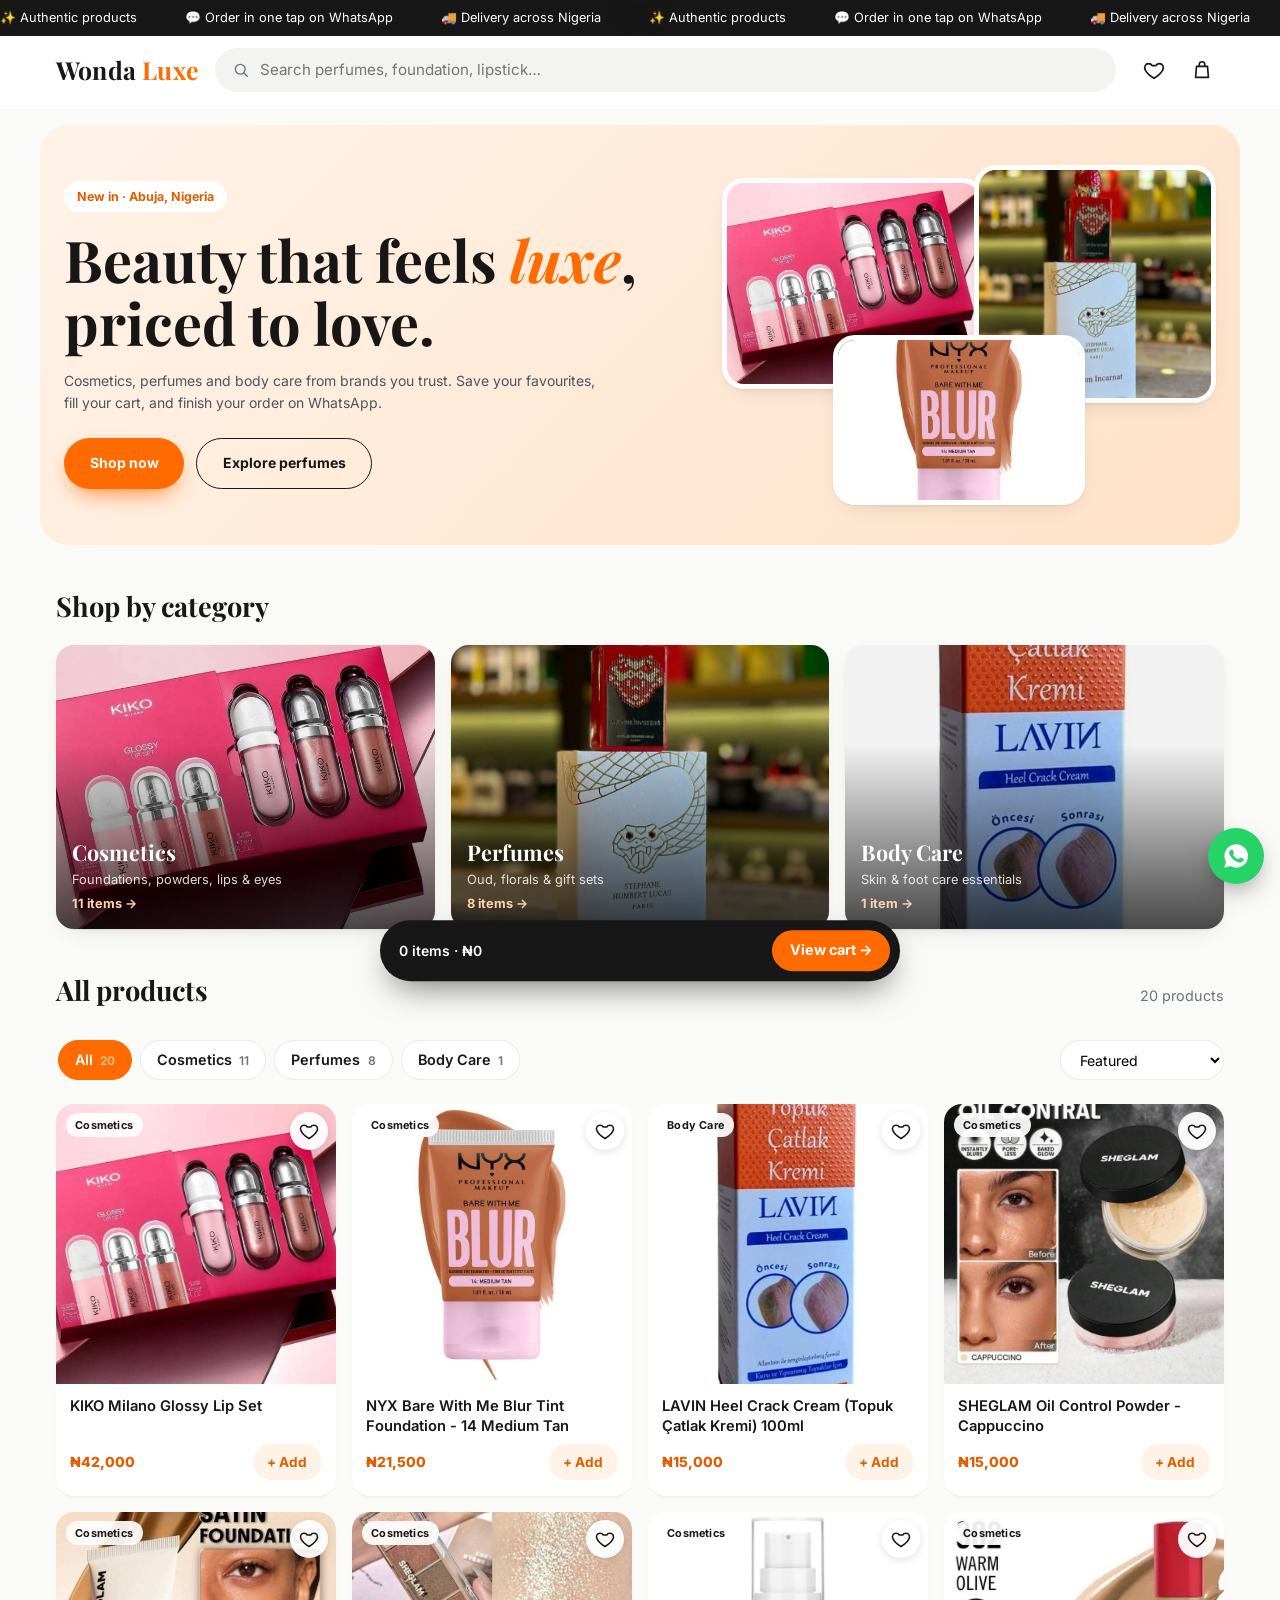
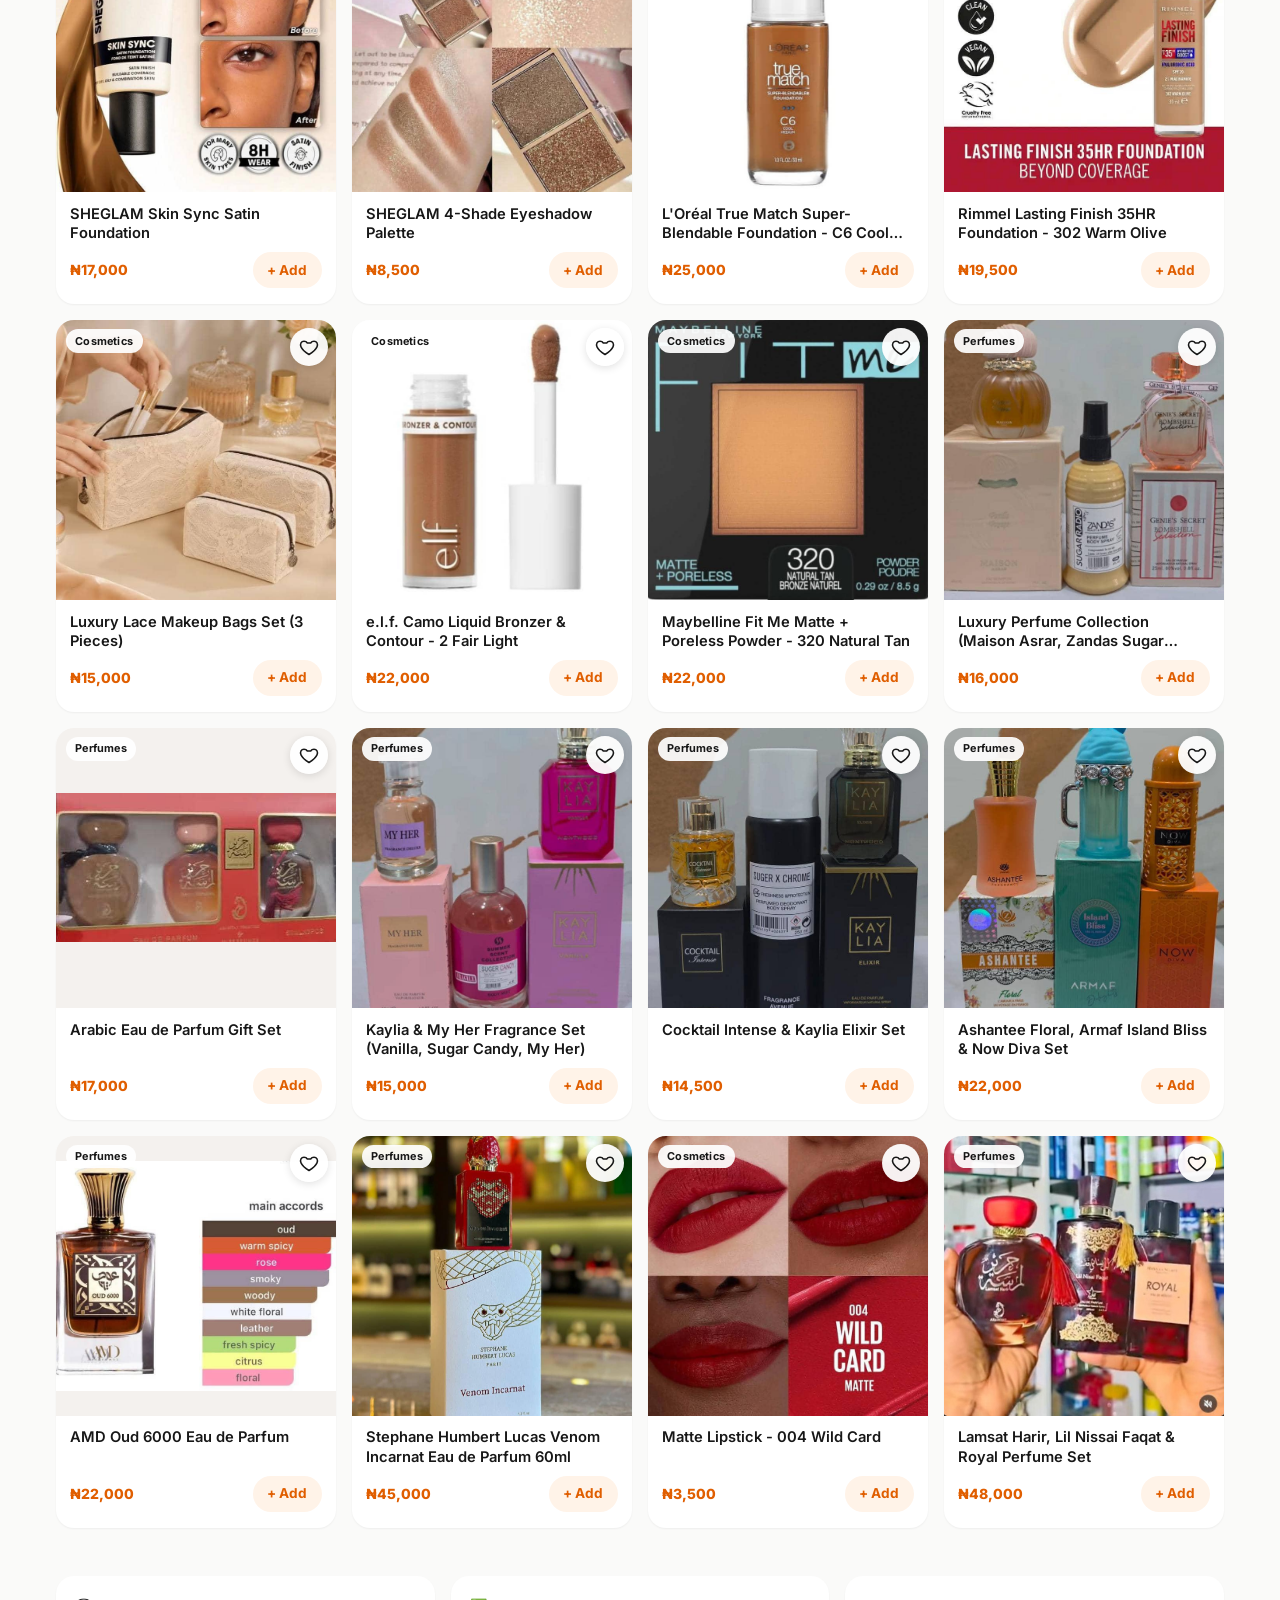
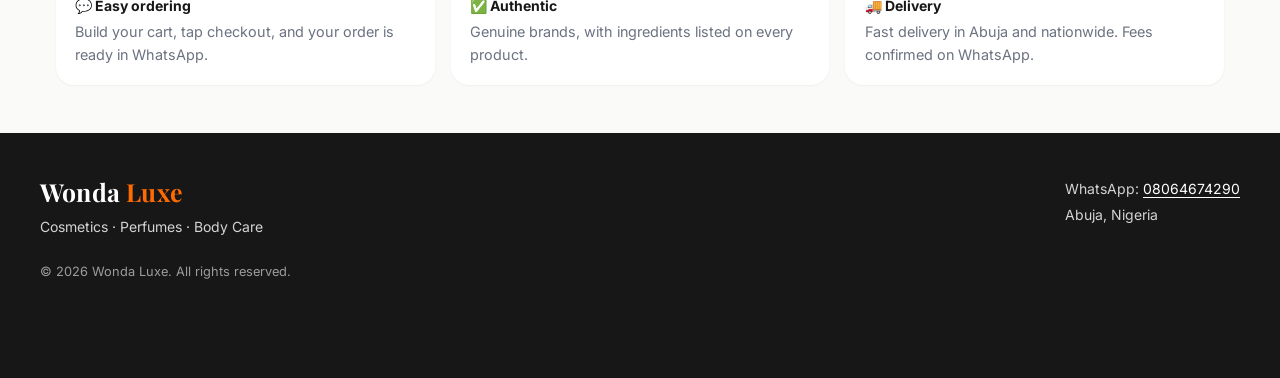
<file: index.html>
<!doctype html><html><head><meta charset=utf8><meta name=viewport content="width=device-width,initial-scale=1,viewport-fit=cover"><style>:root{color-scheme:light;box-sizing:border-box;padding-top:env(safe-area-inset-top,0px);padding-bottom:env(safe-area-inset-bottom,0px)}html{scroll-padding-top:env(safe-area-inset-top,0px)}body{margin:0;padding:0;font:14px -apple-system,BlinkMacSystemFont,sans-serif;background:#fff;color:#000}img{max-width:100%}[hidden]:not([hidden=until-found i]){display:none!important}</style></head><body>
<title>Wonda Luxe Store</title>
  <meta name="description" content="Wonda Luxe – authentic cosmetics, perfumes and body care in Abuja, Nigeria. Save your favourites and order easily on WhatsApp.">
  <meta name="theme-color" content="#FF6B00">
  <meta property="og:title" content="Wonda Luxe | Cosmetics, Perfumes &amp; Body Care">
  <meta property="og:description" content="Authentic cosmetics, perfumes and body care. Order on WhatsApp.">
  <meta property="og:image" content="assets/images/571955.jpg">
  <link rel="icon" href="data:image/svg+xml,%3Csvg xmlns='http://www.w3.org/2000/svg' viewBox='0 0 100 100'%3E%3Ctext y='.9em' font-size='90'%3E💄%3C/text%3E%3C/svg%3E">
  <link rel="preconnect" href="https://fonts.googleapis.com">
  <link rel="preconnect" href="https://fonts.gstatic.com" crossorigin>
  <link rel="stylesheet" href="https://fonts.googleapis.com/css2?family=Inter:wght@400;500;600;700;800&family=Playfair+Display:wght@600;700&display=swap">
  <link rel="stylesheet" href="assets/css/style.css">


  <div class="announce" aria-label="Announcements">
    <div class="marquee"><span>✨ Authentic products</span><span>💬 Order in one tap on WhatsApp</span><span>🚚 Delivery across Nigeria</span><span>✨ Authentic products</span><span>💬 Order in one tap on WhatsApp</span><span>🚚 Delivery across Nigeria</span></div>
  </div>

  <header id="site-header">
    <div class="navbar">
      <a href="index.html" class="logo">Wonda <span>Luxe</span></a>
      <label class="search" for="search">
        <svg viewBox="0 0 24 24" aria-hidden="true"><circle cx="11" cy="11" r="6.5"/><path d="M16 16l4.5 4.5"/></svg>
        <input id="search" type="search" placeholder="Search perfumes, foundation, lipstick…" autocomplete="off">
      </label>
      <div class="nav-actions">
        <button type="button" class="icon-btn" id="open-wish" aria-label="Open wishlist">
          <svg viewBox="0 0 24 24" aria-hidden="true"><path d="M12 21s-7.5-4.6-9.6-9.2C.9 8.4 2.7 5 6 5c2 0 3.3 1 4 2.2h4C14.7 6 16 5 18 5c3.3 0 5.1 3.4 3.6 6.8C19.5 16.4 12 21 12 21z"/></svg>
          <span class="count wish-count" hidden>0</span>
        </button>
        <button type="button" class="icon-btn" id="open-cart" aria-label="Open cart">
          <svg viewBox="0 0 24 24" aria-hidden="true"><path d="M6 8h12l1 12H5L6 8z"/><path d="M9 8V6a3 3 0 0 1 6 0v2"/></svg>
          <span class="count cart-count" hidden>0</span>
        </button>
      </div>
    </div>
  </header>

  <main>
    <section class="hero">
      <div class="hero-text">
        <span class="eyebrow">New in · Abuja, Nigeria</span>
        <h1>Beauty that feels <em>luxe</em>,<br>priced to love.</h1>
        <p>Cosmetics, perfumes and body care from brands you trust. Save your favourites, fill your cart, and finish your order on WhatsApp.</p>
        <div class="hero-cta">
          <a href="#shop" class="btn-primary">Shop now</a>
          <a href="#perfumes" class="btn-ghost" data-cat="Perfumes">Explore perfumes</a>
        </div>
      </div>
      <div class="hero-art" aria-hidden="true">
        <img class="a1" src="assets/images/571976.jpg" alt="">
        <img class="a2" src="assets/images/571955.jpg" alt="">
        <img class="a3" src="assets/images/571975.jpg" alt="">
      </div>
    </section>

    <section class="container">
      <h2 class="section-title">Shop by category</h2>
      <div class="tiles" id="cat-tiles"></div>
    </section>

    <section class="container" id="shop">
      <div class="shop-head">
        <h2 class="section-title">All products</h2>
        <span id="result-count" class="muted" aria-live="polite"></span>
      </div>
      <div class="filter-bar">
        <div class="chips" id="chips" role="group" aria-label="Filter by category"></div>
        <label class="sort"><span class="sr">Sort by</span>
          <select id="sort" aria-label="Sort products">
            <option value="featured">Featured</option>
            <option value="low">Price: low to high</option>
            <option value="high">Price: high to low</option>
          </select>
        </label>
      </div>
      <div class="grid" id="grid"></div>
    </section>

    <section class="container trust">
      <div><strong>💬 Easy ordering</strong><span>Build your cart, tap checkout, and your order is ready in WhatsApp.</span></div>
      <div><strong>✅ Authentic</strong><span>Genuine brands, with ingredients listed on every product.</span></div>
      <div><strong>🚚 Delivery</strong><span>Fast delivery in Abuja and nationwide. Fees confirmed on WhatsApp.</span></div>
    </section>
  </main>

  <footer id="contact">
    <div class="foot-inner">
      <div><span class="logo">Wonda <span>Luxe</span></span><p>Cosmetics · Perfumes · Body Care</p></div>
      <div>
        <p>WhatsApp: <a class="footer-link" href="https://wa.me/2348064674290" target="_blank" rel="noopener">08064674290</a></p>
        <p>Abuja, Nigeria</p>
      </div>
    </div>
    <p class="copy">&copy; 2026 Wonda Luxe. All rights reserved.</p>
  </footer>

  <!-- Floating helpers -->
  <a href="https://wa.me/2348064674290" class="wa-float" target="_blank" rel="noopener" aria-label="Chat on WhatsApp">
    <svg viewBox="0 0 24 24" aria-hidden="true" class="fill"><path d="M12 2a10 10 0 0 0-8.6 15L2 22l5.2-1.4A10 10 0 1 0 12 2zm5.8 14.2c-.2.7-1.4 1.3-1.9 1.3-.5.1-1.1.1-1.8-.1-.4-.1-1-.3-1.7-.6-3-1.3-4.9-4.3-5-4.5-.2-.2-1.2-1.6-1.2-3s.8-2.1 1-2.4c.3-.3.6-.3.8-.3h.6c.2 0 .4 0 .6.5l.9 2.1c.1.2.1.4 0 .6l-.4.6c-.2.2-.3.4-.1.7.2.3.8 1.3 1.7 2.1 1.2 1 2.1 1.3 2.4 1.5.3.1.5.1.7-.1l.9-1.1c.2-.3.4-.2.7-.1l2 .9c.3.1.5.2.6.3.1.2.1.8-.1 1.5z"/></svg>
  </a>
  <div class="cart-bar" id="cart-bar">
    <span id="bar-text">0 items</span>
    <button type="button" id="bar-view">View cart →</button>
  </div>
  <div class="toast" id="toast" role="status" aria-live="polite"></div>

  <!-- Layers -->
  <div class="overlay" id="overlay"></div>

  <aside class="layer drawer" id="cart-drawer" aria-label="Shopping cart" aria-hidden="true">
    <div class="drawer-head"><h3>Your cart</h3><button type="button" class="icon-btn" data-act="close-layers" data-focus aria-label="Close cart"><svg viewBox="0 0 24 24"><path d="M6 6l12 12M18 6L6 18"/></svg></button></div>
    <div class="drawer-items" id="cart-items"></div>
    <div class="drawer-foot" id="cart-foot" hidden>
      <div class="total"><span>Total</span><strong id="cart-total">₦0</strong></div>
      <p class="note">Delivery fee is confirmed with you on WhatsApp.</p>
      <button type="button" class="btn-wa" id="checkout-btn"><svg viewBox="0 0 24 24" class="fill" aria-hidden="true"><path d="M12 2a10 10 0 0 0-8.6 15L2 22l5.2-1.4A10 10 0 1 0 12 2zm5.8 14.2c-.2.7-1.4 1.3-1.9 1.3-.5.1-1.1.1-1.8-.1-.4-.1-1-.3-1.7-.6-3-1.3-4.9-4.3-5-4.5-.2-.2-1.2-1.6-1.2-3s.8-2.1 1-2.4c.3-.3.6-.3.8-.3h.6c.2 0 .4 0 .6.5l.9 2.1c.1.2.1.4 0 .6l-.4.6c-.2.2-.3.4-.1.7.2.3.8 1.3 1.7 2.1 1.2 1 2.1 1.3 2.4 1.5.3.1.5.1.7-.1l.9-1.1c.2-.3.4-.2.7-.1l2 .9c.3.1.5.2.6.3.1.2.1.8-.1 1.5z"/></svg> Checkout on WhatsApp</button>
      <button type="button" class="link-btn" data-act="clear-cart">Clear cart</button>
    </div>
  </aside>

  <aside class="layer drawer" id="wish-drawer" aria-label="Wishlist" aria-hidden="true">
    <div class="drawer-head"><h3>Your wishlist</h3><button type="button" class="icon-btn" data-act="close-layers" data-focus aria-label="Close wishlist"><svg viewBox="0 0 24 24"><path d="M6 6l12 12M18 6L6 18"/></svg></button></div>
    <div class="drawer-items" id="wish-items"></div>
    <div class="drawer-foot" id="wish-foot" hidden>
      <button type="button" class="btn-primary block" data-act="wish-all-to-cart">Add all to cart</button>
    </div>
  </aside>

  <div class="layer modal" id="product-modal" role="dialog" aria-modal="true" aria-labelledby="modal-title" aria-hidden="true">
    <div class="modal-card" id="modal-scroll">
      <button type="button" class="icon-btn modal-x" data-act="close-layers" data-focus aria-label="Close"><svg viewBox="0 0 24 24"><path d="M6 6l12 12M18 6L6 18"/></svg></button>
      <div class="modal-grid" id="modal-body"></div>
    </div>
  </div>

  <script src="assets/js/config.js"></script>
  <script src="assets/js/notify.js"></script>
  <script src="assets/js/products.js"></script>
  <script src="assets/js/main.js"></script>

</body></html>
</file>
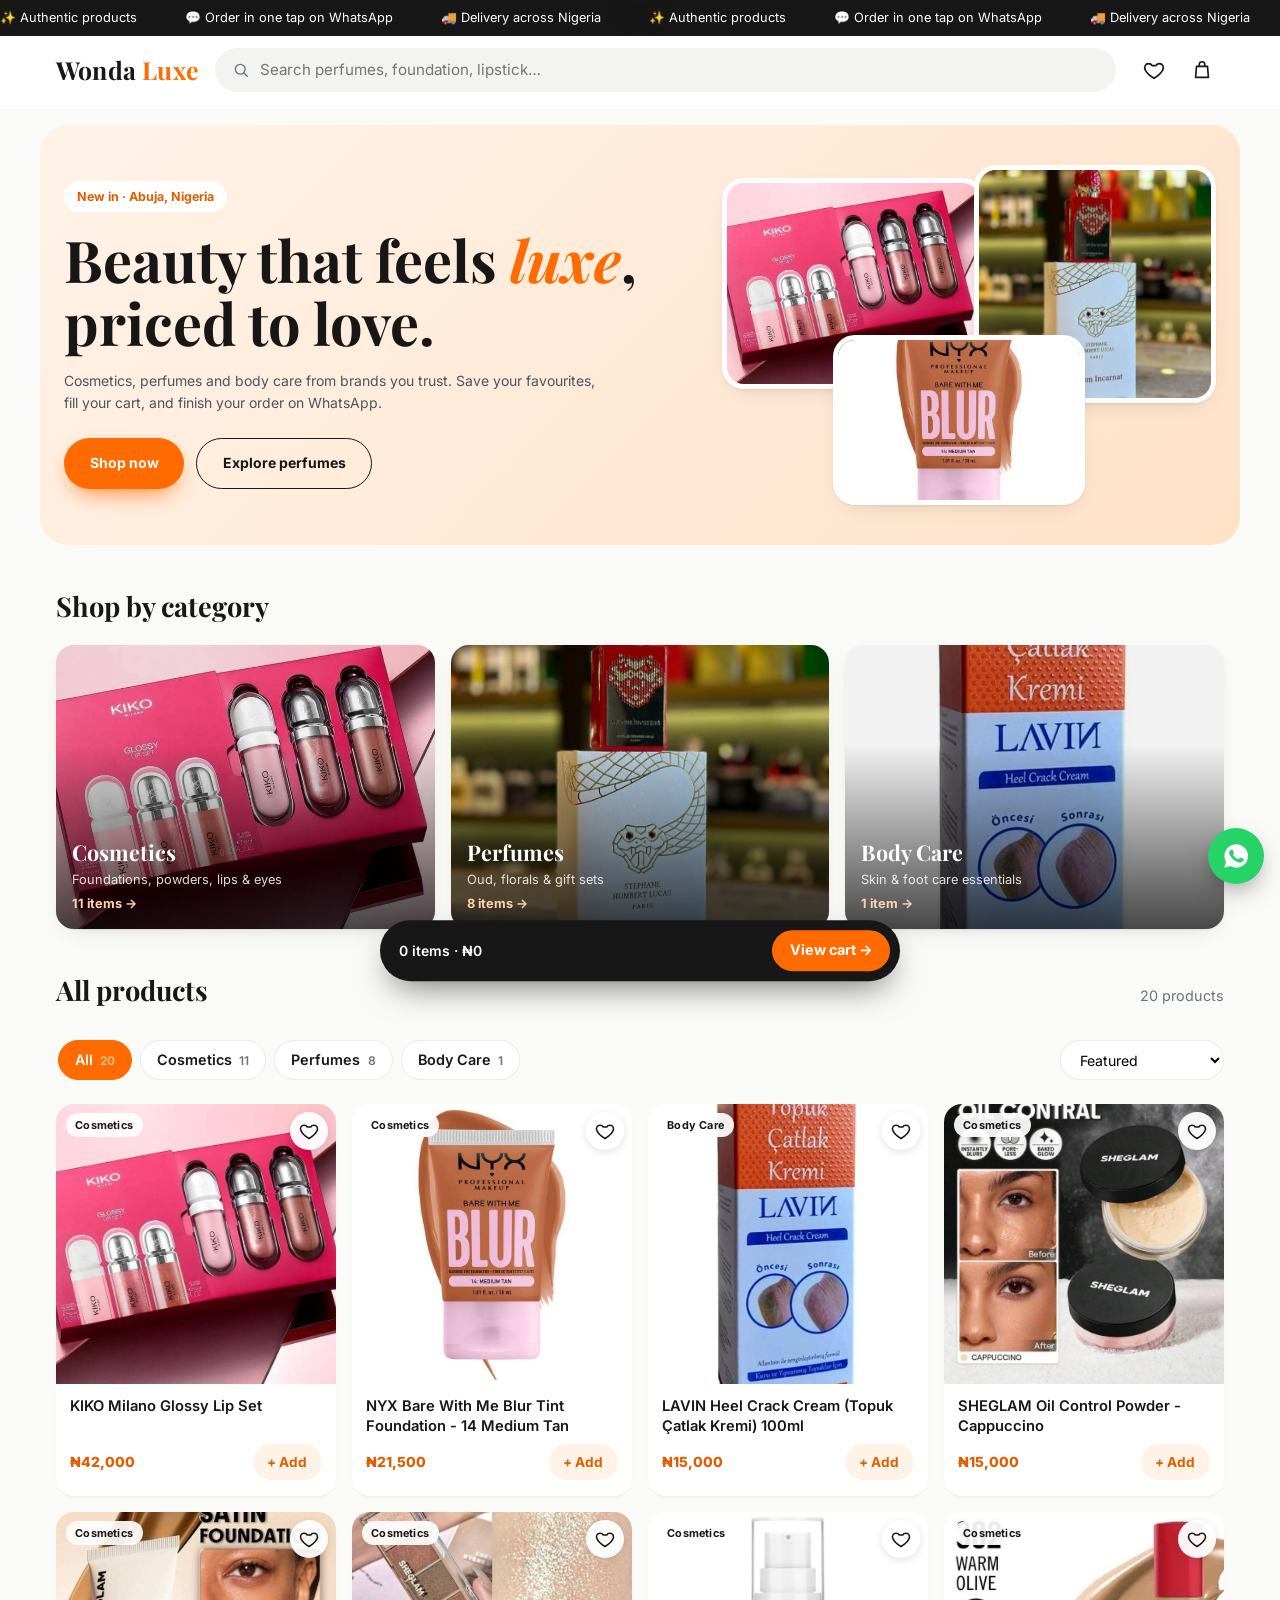
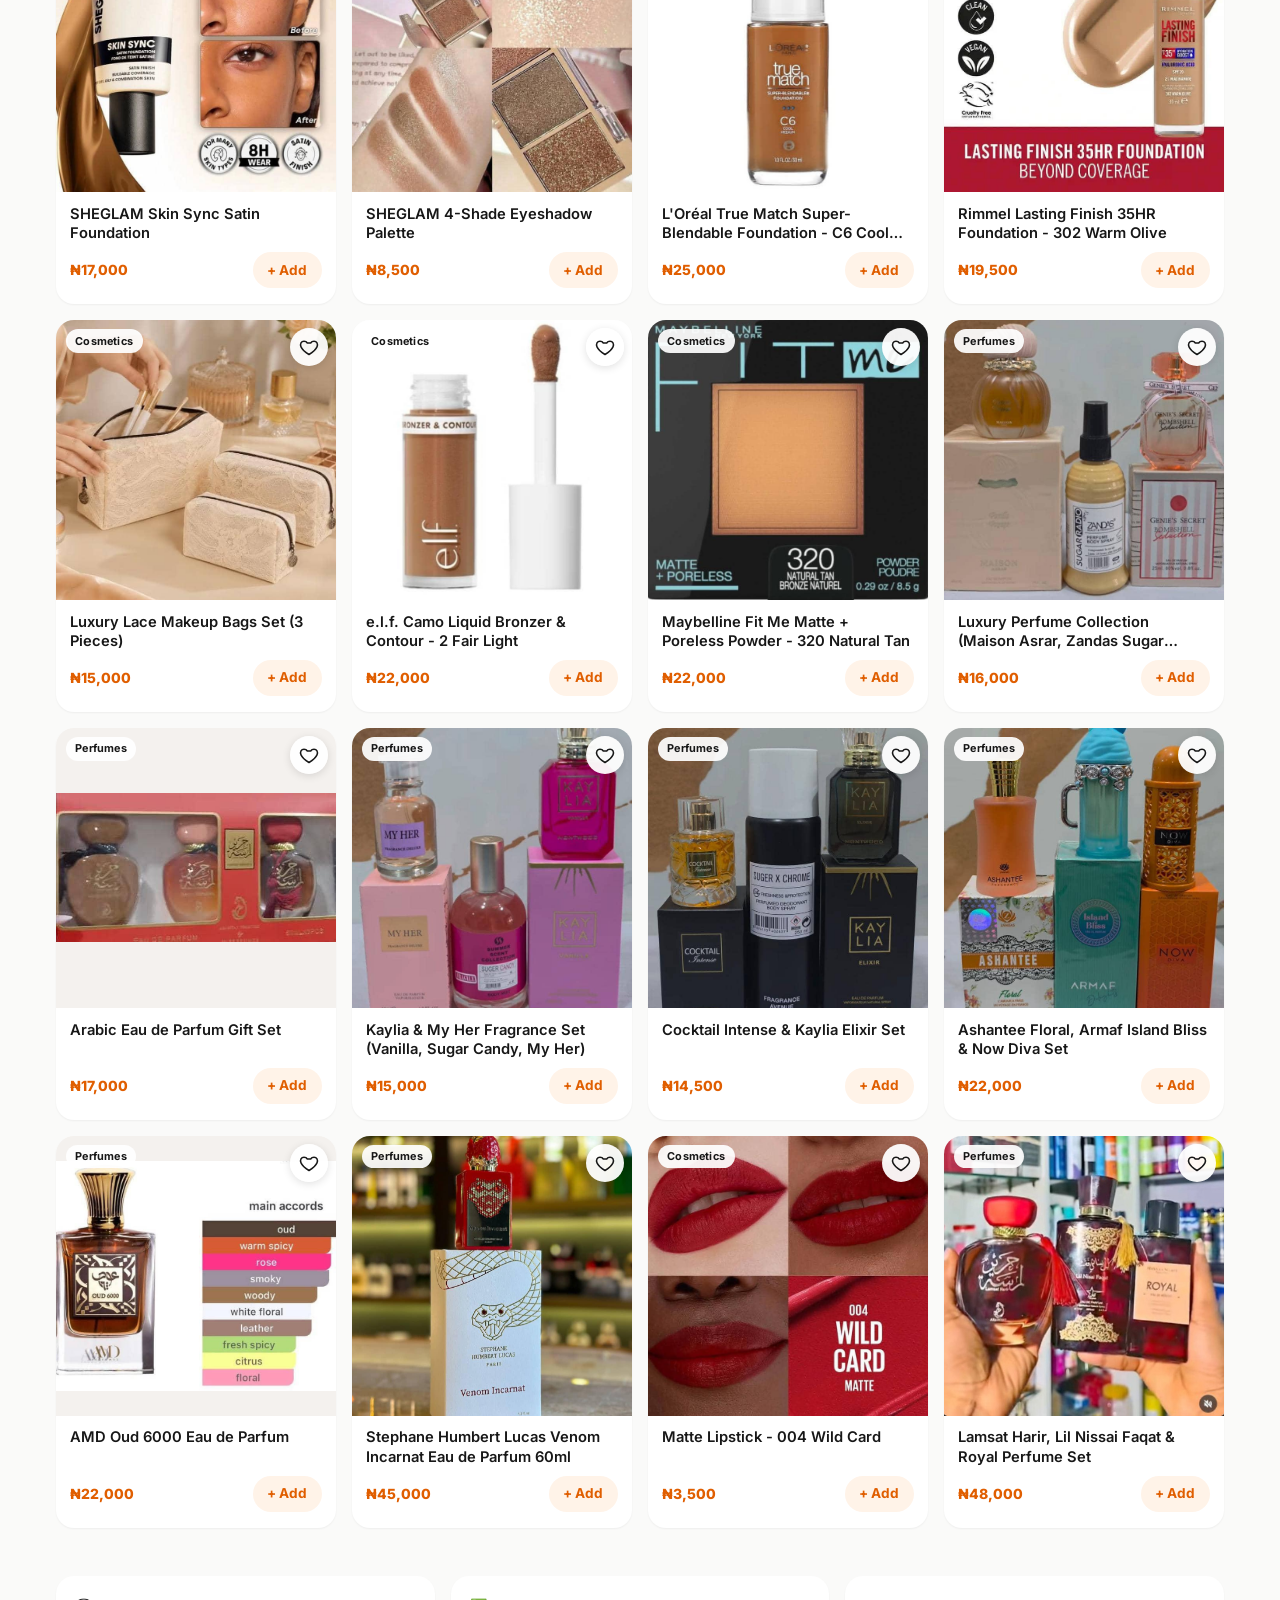
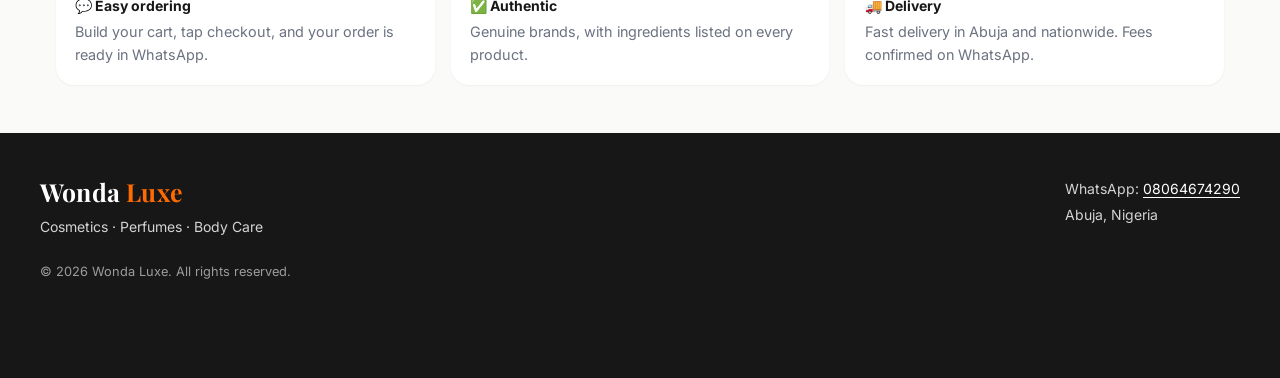
<file: shop.html>
<!DOCTYPE html>
<html lang="en">
<head>
  <meta charset="UTF-8">
  <meta name="viewport" content="width=device-width, initial-scale=1.0">
  <title>Shop | Wonda Luxe</title>
  <meta http-equiv="refresh" content="0; url=index.html#shop">
  <link rel="canonical" href="index.html#shop">
</head>
<body>
  <p>Taking you to the shop… <a href="index.html#shop">Continue</a></p>
  <script>location.replace('index.html#shop');</script>
</body>
</html>
</file>
<file: assets/css/style.css>
/* Wonda Luxe – storefront styles (orange palette, app-style interactions) */
:root {
  --primary: #FF6B00;
  --primary-dark: #E05E00;
  --primary-soft: #FFF3E8;
  --ink: #171717;
  --muted: #6b7280;
  --bg: #fafaf9;
  --card: #fff;
  --line: #ececec;
  --wa: #25D366;
  --wa-dark: #1da851;
  --radius: 18px;
  --shadow: 0 1px 2px rgb(0 0 0 / .06), 0 8px 24px -12px rgb(0 0 0 / .18);
  --ease: cubic-bezier(.2, .8, .2, 1);
}
* { margin: 0; padding: 0; box-sizing: border-box; }
[hidden] { display: none !important; }
html { scroll-behavior: smooth; scroll-padding-top: 130px; }
body { font-family: 'Inter', system-ui, -apple-system, sans-serif; background: var(--bg); color: var(--ink); line-height: 1.55; -webkit-font-smoothing: antialiased; }
body.no-scroll { overflow: hidden; }
a { color: inherit; text-decoration: none; }
button { font: inherit; color: inherit; cursor: pointer; border: 0; background: none; }
img { display: block; max-width: 100%; }
svg { width: 22px; height: 22px; fill: none; stroke: currentColor; stroke-width: 1.8; stroke-linecap: round; stroke-linejoin: round; }
svg.fill { fill: currentColor; stroke: none; }
:focus-visible { outline: 3px solid color-mix(in srgb, var(--primary) 55%, white); outline-offset: 2px; border-radius: 8px; }
.sr { position: absolute; width: 1px; height: 1px; overflow: hidden; clip: rect(0 0 0 0); }
.muted { color: var(--muted); font-size: .9rem; }

/* Announcement marquee */
.announce { background: var(--ink); color: #fff; font-size: .8rem; overflow: hidden; white-space: nowrap; }
.marquee { display: inline-flex; gap: 3rem; padding: .5rem 0; animation: marquee 28s linear infinite; }
.marquee span { flex: none; }
@keyframes marquee { to { transform: translateX(-50%); } }

/* Header */
#site-header { position: sticky; top: 0; z-index: 40; background: rgb(255 255 255 / .92); backdrop-filter: blur(10px); border-bottom: 1px solid transparent; transition: border-color .2s, box-shadow .2s; }
#site-header.scrolled { border-color: var(--line); box-shadow: 0 6px 20px -16px rgb(0 0 0 / .4); }
.navbar { max-width: 1200px; margin: 0 auto; padding: .75rem 1rem; display: flex; align-items: center; gap: 1rem; }
.logo { font-family: 'Playfair Display', serif; font-weight: 700; font-size: 1.55rem; letter-spacing: .2px; white-space: nowrap; }
.logo span { color: var(--primary); }
.search { flex: 1; display: flex; align-items: center; gap: .6rem; background: #f3f3f2; border: 1.5px solid transparent; border-radius: 999px; padding: 0 1rem; height: 44px; transition: border-color .2s, background .2s; }
.search:focus-within { background: #fff; border-color: var(--primary); }
.search svg { width: 18px; height: 18px; color: var(--muted); flex: none; }
.search input { flex: 1; min-width: 0; border: 0; outline: 0; background: transparent; font: inherit; font-size: .95rem; }
.nav-actions { display: flex; gap: .25rem; }
.icon-btn { position: relative; width: 44px; height: 44px; display: grid; place-items: center; border-radius: 50%; transition: background .2s, transform .15s; }
.icon-btn:hover { background: var(--primary-soft); }
.icon-btn:active { transform: scale(.92); }
.count { position: absolute; top: 2px; right: 0; min-width: 19px; height: 19px; padding: 0 5px; border-radius: 999px; background: var(--primary); color: #fff; font-size: .7rem; font-weight: 700; display: grid; place-items: center; animation: pop .3s var(--ease); }
@keyframes pop { 0% { transform: scale(.4); } 70% { transform: scale(1.25); } 100% { transform: scale(1); } }

/* Buttons */
.btn-primary, .btn-ghost, .btn-wa { display: inline-flex; align-items: center; justify-content: center; gap: .5rem; padding: .85rem 1.6rem; border-radius: 999px; font-weight: 700; transition: transform .15s, background .2s, box-shadow .2s; }
.btn-primary { background: var(--primary); color: #fff; box-shadow: 0 10px 24px -10px var(--primary); }
.btn-primary:hover { background: var(--primary-dark); transform: translateY(-1px); }
.btn-ghost { border: 1.5px solid var(--ink); }
.btn-ghost:hover { background: var(--ink); color: #fff; }
.btn-wa { background: var(--wa); color: #fff; width: 100%; box-shadow: 0 10px 24px -12px var(--wa); }
.btn-wa:hover { background: var(--wa-dark); }
.btn-wa svg { width: 20px; height: 20px; }
.btn-primary:active, .btn-ghost:active, .btn-wa:active { transform: scale(.98); }
.block { width: 100%; }
.link-btn { color: var(--muted); font-size: .85rem; text-decoration: underline; margin: .5rem auto 0; display: block; }

/* Hero */
.hero { max-width: 1200px; margin: 1.25rem auto 0; padding: 2.5rem 1.5rem; display: grid; grid-template-columns: 1.1fr .9fr; gap: 2rem; align-items: center; background: linear-gradient(135deg, #fff3e8 0%, #ffe2c8 100%); border-radius: 28px; overflow: hidden; }
@media (min-width: 1232px) { .hero { margin-inline: auto; } }
.eyebrow { display: inline-block; background: #fff; color: var(--primary-dark); font-weight: 700; font-size: .78rem; padding: .35rem .8rem; border-radius: 999px; margin-bottom: 1rem; }
.hero h1 { font-family: 'Playfair Display', serif; font-size: clamp(2.1rem, 5vw, 3.6rem); line-height: 1.1; margin-bottom: 1rem; }
.hero h1 em { color: var(--primary); font-style: italic; }
.hero p { color: #4b5563; max-width: 34rem; margin-bottom: 1.5rem; }
.hero-cta { display: flex; gap: .75rem; flex-wrap: wrap; }
.hero-art { position: relative; height: 340px; }
.hero-art img { position: absolute; object-fit: cover; border-radius: 22px; border: 5px solid #fff; box-shadow: var(--shadow); animation: float 6s ease-in-out infinite; }
.a1 { width: 52%; height: 62%; left: 2%; top: 4%; }
.a2 { width: 48%; height: 70%; right: 0; top: 0; animation-delay: -2s !important; }
.a3 { width: 50%; height: 50%; left: 24%; bottom: 0; animation-delay: -4s !important; }
@keyframes float { 50% { transform: translateY(-10px) rotate(.6deg); } }

/* Sections */
.container { max-width: 1200px; margin: 0 auto; padding: 2.5rem 1rem 0; }
.section-title { font-family: 'Playfair Display', serif; font-size: 1.7rem; margin-bottom: 1.1rem; }
.shop-head { display: flex; align-items: baseline; justify-content: space-between; }

/* Category tiles */
.tiles { display: grid; grid-template-columns: repeat(3, 1fr); gap: 1rem; }
.tile { position: relative; aspect-ratio: 4 / 3; border-radius: var(--radius); overflow: hidden; text-align: left; box-shadow: var(--shadow); isolation: isolate; }
.tile img { position: absolute; inset: 0; width: 100%; height: 100%; object-fit: cover; transition: transform .6s var(--ease); z-index: -2; }
.tile::after { content: ''; position: absolute; inset: 0; background: linear-gradient(to top, rgb(0 0 0 / .72), rgb(0 0 0 / .05) 65%); z-index: -1; }
.tile:hover img { transform: scale(1.08); }
.tile-text { position: absolute; left: 1rem; right: 1rem; bottom: .9rem; color: #fff; display: flex; flex-direction: column; }
.tile-text strong { font-family: 'Playfair Display', serif; font-size: 1.35rem; }
.tile-text small { opacity: .85; font-size: .8rem; }
.tile-text em { font-style: normal; font-weight: 700; font-size: .8rem; margin-top: .3rem; color: #ffd2ad; }

/* Filter bar */
.filter-bar { position: sticky; top: 66px; z-index: 20; display: flex; align-items: center; justify-content: space-between; gap: .75rem; padding: .6rem 0; margin-bottom: .75rem; background: var(--bg); }
.chips { display: flex; gap: .5rem; overflow-x: auto; scrollbar-width: none; padding: 2px; }
.chips::-webkit-scrollbar { display: none; }
.chip { flex: none; padding: .5rem 1rem; border-radius: 999px; background: #fff; border: 1.5px solid var(--line); font-weight: 600; font-size: .9rem; transition: all .2s; }
.chip small { opacity: .6; margin-left: .2rem; }
.chip:hover { border-color: var(--primary); }
.chip.active { background: var(--primary); border-color: var(--primary); color: #fff; }
.sort select { height: 40px; border: 1.5px solid var(--line); background: #fff; border-radius: 999px; padding: 0 .9rem; font: inherit; font-size: .88rem; }

/* Product grid */
.grid { display: grid; grid-template-columns: repeat(4, 1fr); gap: 1rem; }
.card { background: var(--card); border-radius: var(--radius); overflow: hidden; box-shadow: 0 1px 2px rgb(0 0 0 / .05); display: flex; flex-direction: column; transition: transform .25s var(--ease), box-shadow .25s; }
.card:hover { transform: translateY(-4px); box-shadow: var(--shadow); }
.card-media { position: relative; aspect-ratio: 1 / 1; background: #f4f1ee; overflow: hidden; }
.card-media img { width: 100%; height: 100%; object-fit: cover; transition: transform .6s var(--ease); }
.card-media.contain img, .modal-media.contain img { object-fit: contain; }
.modal-media.contain { display: grid; align-items: center; }
.card:hover .card-media img { transform: scale(1.06); }
.chip-cat { position: absolute; left: .6rem; top: .6rem; background: rgb(255 255 255 / .92); font-size: .68rem; font-weight: 700; padding: .2rem .6rem; border-radius: 999px; letter-spacing: .2px; }
.chip-cat.static { position: static; display: inline-block; background: var(--primary-soft); color: var(--primary-dark); }
.heart { position: absolute; right: .5rem; top: .5rem; width: 38px; height: 38px; border-radius: 50%; display: grid; place-items: center; background: rgb(255 255 255 / .94); box-shadow: 0 2px 8px rgb(0 0 0 / .12); transition: transform .15s; }
.heart svg { width: 20px; height: 20px; transition: fill .2s, stroke .2s; }
.heart:hover { transform: scale(1.1); }
.heart.on svg { fill: #ef4444; stroke: #ef4444; }
.heart.on { animation: pop .35s var(--ease); }
.card-body { padding: .8rem .9rem 1rem; display: flex; flex-direction: column; gap: .5rem; flex: 1; }
.card h3 { font-size: .92rem; font-weight: 600; line-height: 1.35; }
.title-btn { text-align: left; font: inherit; font-weight: inherit; display: -webkit-box; -webkit-line-clamp: 2; -webkit-box-orient: vertical; overflow: hidden; }
.title-btn:hover { color: var(--primary-dark); }
.card-foot { margin-top: auto; display: flex; align-items: center; justify-content: space-between; gap: .5rem; }
.price { font-weight: 800; color: var(--primary-dark); }
.price.big { font-size: 1.6rem; }
.add-btn { background: var(--primary-soft); color: var(--primary-dark); font-weight: 700; font-size: .85rem; padding: .45rem .9rem; border-radius: 999px; transition: background .2s, color .2s, transform .15s; }
.add-btn:hover { background: var(--primary); color: #fff; }
.add-btn:active { transform: scale(.94); }
.stepper { display: inline-flex; align-items: center; background: var(--primary); color: #fff; border-radius: 999px; overflow: hidden; }
.stepper button { width: 34px; height: 34px; font-size: 1.15rem; font-weight: 700; color: #fff; }
.stepper button:hover { background: var(--primary-dark); }
.stepper span { min-width: 24px; text-align: center; font-weight: 700; font-size: .9rem; }
.stepper.small button { width: 30px; height: 30px; }
.row .stepper { margin-top: .3rem; }

/* Reveal */
.reveal { opacity: 0; transform: translateY(18px); }
.reveal.in { opacity: 1; transform: none; transition: opacity .5s var(--ease), transform .5s var(--ease); transition-delay: calc(var(--i, 0) * 45ms); }
.card.reveal.in:hover { transition-delay: 0s; transition-duration: .25s; }
.empty-state { grid-column: 1 / -1; text-align: center; padding: 3rem 1rem; color: var(--muted); display: flex; flex-direction: column; align-items: center; gap: 1rem; }

/* Trust */
.trust { display: grid; grid-template-columns: repeat(3, 1fr); gap: 1rem; padding-bottom: 3rem; padding-top: 3rem; }
.trust div { background: #fff; border-radius: var(--radius); padding: 1.2rem; display: flex; flex-direction: column; gap: .3rem; box-shadow: 0 1px 2px rgb(0 0 0 / .05); }
.trust span { color: var(--muted); font-size: .9rem; }

/* Footer */
footer { background: var(--ink); color: #d4d4d4; padding: 2.5rem 1rem 6rem; }
.foot-inner { max-width: 1200px; margin: 0 auto; display: flex; justify-content: space-between; gap: 1.5rem; flex-wrap: wrap; }
footer .logo { color: #fff; }
footer p { margin-top: .3rem; }
.footer-link { color: #fff; text-decoration: underline; text-underline-offset: 3px; }
.copy { max-width: 1200px; margin: 1.5rem auto 0; font-size: .8rem; opacity: .7; }

/* Floating WhatsApp + cart bar + toast */
.wa-float { position: fixed; right: 1rem; bottom: 1rem; width: 56px; height: 56px; border-radius: 50%; background: var(--wa); color: #fff; display: grid; place-items: center; box-shadow: 0 10px 26px -8px rgb(0 0 0 / .5); z-index: 30; transition: transform .2s, bottom .3s var(--ease); }
.wa-float svg { width: 28px; height: 28px; }
.wa-float:hover { transform: scale(1.08); }
.cart-bar { position: fixed; left: 1rem; right: 1rem; bottom: 1rem; max-width: 520px; margin: 0 auto; z-index: 35; display: flex; align-items: center; justify-content: space-between; gap: 1rem; background: var(--ink); color: #fff; padding: .6rem .6rem .6rem 1.2rem; border-radius: 999px; font-weight: 600; box-shadow: 0 14px 34px -10px rgb(0 0 0 / .55); transform: translateY(160%); transition: transform .35s var(--ease); }
.cart-bar.show { transform: none; }
.cart-bar button { background: var(--primary); padding: .6rem 1.1rem; border-radius: 999px; font-weight: 700; font-size: .9rem; }
body.has-cart .wa-float { bottom: 5rem; }
.toast { position: fixed; left: 50%; top: 1rem; transform: translate(-50%, -150%); z-index: 90; background: var(--ink); color: #fff; padding: .7rem 1rem; border-radius: 14px; display: flex; gap: 1rem; align-items: center; font-size: .9rem; box-shadow: 0 14px 34px -10px rgb(0 0 0 / .5); transition: transform .35s var(--ease); width: max-content; max-width: calc(100vw - 2rem); white-space: nowrap; }
.toast.show { transform: translate(-50%, 0); }
.toast button { color: #ffb67d; font-weight: 700; }

/* Layers: overlay, drawers, modal */
.overlay { position: fixed; inset: 0; background: rgb(0 0 0 / .5); backdrop-filter: blur(2px); opacity: 0; pointer-events: none; transition: opacity .3s; z-index: 50; }
.overlay.active { opacity: 1; pointer-events: auto; }
.layer { visibility: hidden; z-index: 60; }
.layer.open { visibility: visible; }
.drawer { position: fixed; top: 0; right: 0; bottom: 0; width: min(420px, 100%); background: #fff; display: flex; flex-direction: column; transform: translateX(105%); transition: transform .35s var(--ease), visibility 0s .35s; }
.drawer.open { transform: none; transition: transform .35s var(--ease); }
.drawer-head { display: flex; align-items: center; justify-content: space-between; padding: .9rem 1rem .9rem 1.4rem; border-bottom: 1px solid var(--line); }
.drawer-head h3 { font-family: 'Playfair Display', serif; font-size: 1.3rem; }
.drawer-items { flex: 1; overflow-y: auto; padding: .5rem 1.2rem; display: flex; flex-direction: column; }
.drawer-foot { padding: 1rem 1.4rem 1.4rem; border-top: 1px solid var(--line); display: flex; flex-direction: column; gap: .6rem; }
.total { display: flex; justify-content: space-between; font-size: 1.1rem; }
.note { color: var(--muted); font-size: .8rem; }
.row { display: flex; gap: .8rem; align-items: flex-start; padding: .9rem 0; border-bottom: 1px solid var(--line); animation: slide .3s var(--ease); }
@keyframes slide { from { opacity: 0; transform: translateX(14px); } }
.row img { width: 70px; height: 70px; object-fit: cover; border-radius: 12px; flex: none; background: #f4f1ee; }
.row-info { flex: 1; min-width: 0; display: flex; flex-direction: column; gap: .15rem; align-items: flex-start; }
.row-info h4 { font-size: .88rem; font-weight: 600; line-height: 1.3; }
.row .icon-btn { width: 34px; height: 34px; }
.row .icon-btn svg { width: 18px; height: 18px; }
.row .add-btn { margin-top: .3rem; }

.modal { position: fixed; inset: 0; display: grid; place-items: center; padding: 1rem; pointer-events: none; opacity: 0; transition: opacity .25s, visibility 0s .25s; }
.modal.open { opacity: 1; pointer-events: auto; transition: opacity .25s; }
.modal-card { position: relative; background: #fff; width: min(900px, 100%); max-height: calc(100dvh - 2rem); overflow-y: auto; border-radius: 26px; transform: translateY(24px) scale(.98); transition: transform .35s var(--ease); }
.modal.open .modal-card { transform: none; }
.modal-x { position: absolute; right: .6rem; top: .6rem; z-index: 2; background: rgb(255 255 255 / .92); box-shadow: 0 2px 10px rgb(0 0 0 / .15); }
.modal-grid { display: grid; grid-template-columns: 1fr 1fr; }
.modal-media { background: #f4f1ee; min-height: 100%; }
.modal-media img { width: 100%; height: 100%; max-height: 640px; object-fit: cover; }
.modal-info { padding: 2rem 1.6rem; display: flex; flex-direction: column; gap: .8rem; align-items: flex-start; }
.modal-info h2 { font-family: 'Playfair Display', serif; font-size: 1.6rem; line-height: 1.25; padding-right: 2rem; }
.desc { color: #4b5563; font-size: .95rem; }
.modal-actions { display: flex; gap: .8rem; align-items: center; flex-wrap: wrap; }
.modal-actions .add-btn { background: var(--primary); color: #fff; padding: .7rem 1.6rem; font-size: .95rem; }
.heart-btn { display: inline-flex; align-items: center; gap: .4rem; border: 1.5px solid var(--line); border-radius: 999px; padding: .6rem 1.1rem; font-weight: 600; transition: border-color .2s; }
.heart-btn:hover { border-color: #ef4444; }
.heart-btn svg { width: 18px; height: 18px; }
.heart-btn.on svg { fill: #ef4444; stroke: #ef4444; }
.ing { width: 100%; background: #faf8f6; border-radius: 14px; padding: .8rem 1rem; font-size: .82rem; color: #4b5563; }
.ing summary { cursor: pointer; font-weight: 700; color: var(--ink); font-size: .9rem; }
.ing p { margin-top: .6rem; max-height: 180px; overflow-y: auto; }
.more { margin-top: .4rem; font-size: .9rem; }
.related { display: grid; grid-template-columns: repeat(4, 1fr); gap: .5rem; width: 100%; }
.related button { position: relative; border-radius: 12px; overflow: hidden; aspect-ratio: 1; background: #f4f1ee; }
.related img { width: 100%; height: 100%; object-fit: cover; }
.related span { position: absolute; left: 0; right: 0; bottom: 0; background: rgb(0 0 0 / .65); color: #fff; font-size: .68rem; font-weight: 700; padding: .15rem; text-align: center; }

/* Responsive */
@media (max-width: 960px) {
  .grid { grid-template-columns: repeat(3, 1fr); }
  .hero { grid-template-columns: 1fr; margin: 1rem; padding: 2rem 1.25rem 1.5rem; }
  .hero-art { height: 260px; }
}
@media (max-width: 720px) {
  html { scroll-padding-top: 150px; }
  .navbar { flex-wrap: wrap; padding: .6rem 1rem .5rem; gap: .5rem; }
  .logo { font-size: 1.35rem; }
  .nav-actions { margin-left: auto; }
  .search { order: 3; flex-basis: 100%; height: 42px; }
  .filter-bar { top: 108px; flex-wrap: wrap; }
  .chips { width: 100%; }
  .grid { grid-template-columns: repeat(2, 1fr); gap: .7rem; }
  .tiles { grid-template-columns: 1fr; }
  .tile { aspect-ratio: 16 / 7; }
  .trust { grid-template-columns: 1fr; }
  .modal { align-items: end; padding: 0; }
  .modal-card { border-radius: 24px 24px 0 0; max-height: 92dvh; width: 100%; transform: translateY(100%); }
  .modal-grid { grid-template-columns: 1fr; }
  .modal-media img { max-height: 340px; }
  .modal-info { padding: 1.3rem 1.2rem 1.6rem; }
  .card h3 { font-size: .85rem; }
  .add-btn { padding: .4rem .75rem; }
  .card-body { padding: .7rem .7rem .85rem; }
  .card-foot { gap: .3rem; }
  .price { font-size: .92rem; }
  .card .stepper button { width: 28px; height: 32px; }
  .card .stepper span { min-width: 18px; font-size: .85rem; }
}
@media (prefers-reduced-motion: reduce) {
  * { animation: none !important; transition-duration: .01ms !important; scroll-behavior: auto !important; }
  .reveal { opacity: 1; transform: none; }
}
</file>
